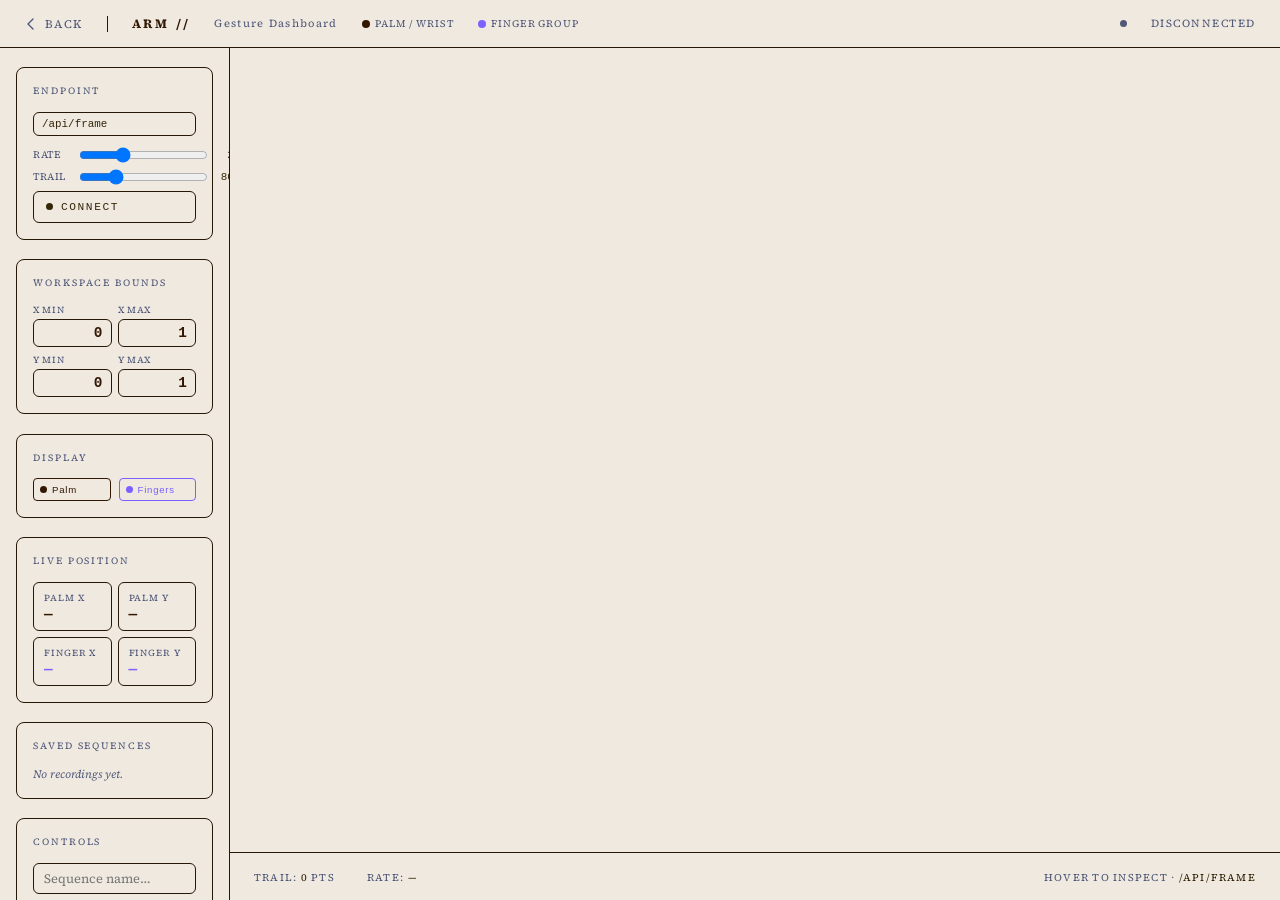
<file: dashboard.html>
<!DOCTYPE html>
<html lang="en">
<head>
<meta charset="UTF-8"/>
<meta name="viewport" content="width=device-width, initial-scale=1.0"/>
<title>ARM — Live Dashboard</title>
<link rel="preconnect" href="https://fonts.googleapis.com">
<link rel="preconnect" href="https://fonts.gstatic.com" crossorigin>
<link href="https://fonts.googleapis.com/css2?family=Gilda+Display&family=Source+Serif+4:ital,opsz,wght@0,8..60,200..900;1,8..60,200..900&display=swap" rel="stylesheet">
<link rel="stylesheet" href="dashboard.css"/>
</head>
<body>

<div id="topbar">
  <a href="index.html" class="back-btn">
    <svg width="14" height="14" viewBox="0 0 14 14" fill="none"><path d="M9 2L4 7l5 5" stroke="currentColor" stroke-width="1.4" stroke-linecap="round" stroke-linejoin="round"/></svg>
    Back
  </a>
  <span class="logo">ARM //</span>
  <span style="font-size:0.68rem;color:var(--muted);letter-spacing:0.12em;">Gesture Dashboard</span>
  <div class="legend-pill"><div class="legend-dot" style="background:var(--grpA)"></div>Palm / Wrist</div>
  <div class="legend-pill"><div class="legend-dot" style="background:var(--accent2)"></div>Finger Group</div>
  <div class="topbar-spacer"></div>
  <div class="status-dot" id="status-dot"></div>
  <span class="status-label" id="status-label">Disconnected</span>
</div>

<div id="main">
  <div id="sidebar">

    <!-- Connection -->
    <div class="sidebar-section">
      <div class="sidebar-label">Endpoint</div>
      <div class="endpoint-wrap">
        <input type="text" id="url-input" value="/api/frame" spellcheck="false"/>
      </div>
      <div class="range-row-inner">
        <label>Rate</label>
        <input type="range" id="hz-slider" min="1" max="60" step="1" value="20"/>
        <span id="hz-label">20 Hz</span>
      </div>
      <div class="range-row-inner">
        <label>Trail</label>
        <input type="range" id="trail-slider" min="5" max="300" step="5" value="80"/>
        <span id="trail-label">80 pts</span>
      </div>
      <button class="ctrl-btn" id="btn-connect" style="margin-top:6px;">
        <div class="btn-dot"></div>Connect
      </button>
    </div>

    <!-- Workspace bounds -->
    <div class="sidebar-section">
      <div class="sidebar-label">Workspace Bounds</div>
      <div class="bounds-grid">
        <div class="bounds-cell"><label>X min</label><input type="number" id="xmin" value="0" step="any"/></div>
        <div class="bounds-cell"><label>X max</label><input type="number" id="xmax" value="1" step="any"/></div>
        <div class="bounds-cell"><label>Y min</label><input type="number" id="ymin" value="0" step="any"/></div>
        <div class="bounds-cell"><label>Y max</label><input type="number" id="ymax" value="1" step="any"/></div>
      </div>
    </div>

    <!-- Display -->
    <div class="sidebar-section">
      <div class="sidebar-label">Display</div>
      <div class="toggle-row">
        <button class="toggle-btn on-grpA" id="toggle-grpA">
          <div class="legend-dot" style="background:var(--grpA);width:7px;height:7px;border-radius:50%;flex-shrink:0;"></div>Palm
        </button>
        <button class="toggle-btn on-grpB" id="toggle-grpB">
          <div class="legend-dot" style="background:var(--accent2);width:7px;height:7px;border-radius:50%;flex-shrink:0;"></div>Fingers
        </button>
      </div>
    </div>

    <!-- Stats -->
    <div class="sidebar-section">
      <div class="sidebar-label">Live Position</div>
      <div class="stat-grid">
        <div class="stat-cell"><div class="stat-cell-label">Palm X</div><div class="stat-cell-value" id="m-px">—</div></div>
        <div class="stat-cell"><div class="stat-cell-label">Palm Y</div><div class="stat-cell-value" id="m-py">—</div></div>
        <div class="stat-cell"><div class="stat-cell-label">Finger X</div><div class="stat-cell-value grpB" id="m-fx">—</div></div>
        <div class="stat-cell"><div class="stat-cell-label">Finger Y</div><div class="stat-cell-value grpB" id="m-fy">—</div></div>
      </div>
    </div>

    <!-- Sequences -->
    <div class="sidebar-section" style="flex:1;display:flex;flex-direction:column;">
      <div class="sidebar-label">Saved Sequences</div>
      <div class="seq-list" id="seq-list"><span class="no-seq">No recordings yet.</span></div>
    </div>

    <!-- Controls -->
    <div class="sidebar-section">
      <div class="sidebar-label">Controls</div>
      <div class="seq-name-wrap">
        <input type="text" id="seq-name" placeholder="Sequence name…" maxlength="32"/>
      </div>
      <button class="ctrl-btn" id="btn-record"><div class="btn-dot"></div>Start recording</button>
      <button class="ctrl-btn" id="btn-clear">
        <svg width="10" height="10" viewBox="0 0 10 10" fill="none"><path d="M2 2l6 6M8 2L2 8" stroke="currentColor" stroke-width="1.3" stroke-linecap="round"/></svg>
        Clear trail
      </button>
      <button class="ctrl-btn export" id="btn-export">
        <svg width="10" height="10" viewBox="0 0 10 10" fill="none"><path d="M5 1v6M2 5l3 3 3-3M1 9h8" stroke="currentColor" stroke-width="1.3" stroke-linecap="round" stroke-linejoin="round"/></svg>
        Export JSON
      </button>
    </div>

  </div>

  <div id="graph-area">
    <div id="canvas-wrap">
      <canvas id="main-canvas"></canvas>
      <div id="tooltip"><div class="tooltip-box">
        <div class="tooltip-time" id="tt-time"></div>
        <div class="tooltip-pos" id="tt-pos" style="color:var(--grpA)"></div>
        <div class="tooltip-pos" id="tt-fpos" style="color:var(--accent2)"></div>
      </div></div>
      <div id="rec-banner">
        <div style="width:7px;height:7px;border-radius:50%;background:var(--red);"></div>
        REC <span id="rec-time-banner">00:00</span>
      </div>
      <div id="play-banner">
        <svg width="9" height="10" viewBox="0 0 9 10" fill="var(--accent2)"><path d="M1 1l7 4-7 4V1z"/></svg>
        PLAYING <span id="play-seq-name"></span>
      </div>
    </div>
    <div id="bottom-bar">
      <div>Trail: <span id="b-trail">0</span> pts</div>
      <div>Rate: <span id="b-rate">—</span></div>
      <div id="rec-timer" style="display:none">● REC <span id="b-rec-time">00:00</span></div>
      <div style="margin-left:auto;color:var(--muted)">Hover to inspect · <span id="b-url">/api/frame</span></div>
    </div>
  </div>
</div>

<script>
// ═══════════════════════════════════════════════════════════════
//  HOW TO CONNECT YOUR PYTHON SERVER
//
//  Your Flask endpoint must return a JSON object with these keys:
//    { "px": <float>, "py": <float>, "fx": <float>, "fy": <float> }
//
//  px/py = palm or wrist position
//  fx/fy = finger group position
//  All values should be in the same coordinate space as your
//  Workspace Bounds (e.g. 0–1 normalised, or raw pixel coords).
//
//  Minimal Flask example:
//  ──────────────────────────────────────────────────────────────
//  from flask import Flask, jsonify
//  from flask_cors import CORS          # pip install flask-cors
//
//  app = Flask(__name__)
//  CORS(app)                            # required for browser access
//
//  @app.route('/frame')
//  def frame():
//      return jsonify({
//          "px": palm_x,   "py": palm_y,
//          "fx": finger_x, "fy": finger_y,
//      })
//
//  app.run(port=5000)
//  ──────────────────────────────────────────────────────────────
//  Then hit Connect in the dashboard. Set Workspace Bounds to
//  match the coordinate range your Python script outputs.
// ═══════════════════════════════════════════════════════════════

// ── STATE ──
let trail      = [];
let recData    = [];
let sequences  = [];
let polling    = false;
let recording  = false;
let playback   = null;
let pollTimer  = null;
let recInterval= null;
let recStart   = 0;
let showGrpA   = true;
let showGrpB   = true;
let hoverX     = null;
let hoverY     = null;

// fps tracking
let fpsCount = 0, fpsLast = performance.now(), currentFps = 0;
setInterval(() => {
  const dt = (performance.now() - fpsLast) / 1000;
  currentFps = Math.round(fpsCount / dt);
  fpsCount = 0;
  fpsLast = performance.now();
  document.getElementById('b-rate').textContent = polling ? currentFps + ' fps' : '—';
}, 1000);

// ── CANVAS ──
const canvas = document.getElementById('main-canvas');
const ctx    = canvas.getContext('2d');
const wrap   = document.getElementById('canvas-wrap');

let viewRect = { ox: 0, oy: 0, pw: 100, ph: 100 };
function resizeCanvas() {
  canvas.width  = wrap.clientWidth  * devicePixelRatio;
  canvas.height = wrap.clientHeight * devicePixelRatio;
  const dpr = devicePixelRatio;
  const maxW = canvas.width - (PAD.left + PAD.right) * dpr;
  const maxH = canvas.height - (PAD.top + PAD.bottom) * dpr;
  
  let ph = maxH;
  let pw = ph * (640/480);
  if (pw > maxW) {
    pw = maxW;
    ph = pw * (480/640);
  }
  viewRect = {
    ox: PAD.left * dpr + (maxW - pw) / 2,
    oy: PAD.top * dpr + (maxH - ph) / 2,
    pw: pw,
    ph: ph
  };
  drawScene();
}
new ResizeObserver(resizeCanvas).observe(wrap);
resizeCanvas();

// ── BOUNDS ──
function bounds() {
  return {
    x0: parseFloat(document.getElementById('xmin').value) || 0,
    x1: parseFloat(document.getElementById('xmax').value) || 1,
    y0: parseFloat(document.getElementById('ymin').value) || 0,
    y1: parseFloat(document.getElementById('ymax').value) || 1,
  };
}
['xmin','xmax','ymin','ymax'].forEach(id =>
  document.getElementById(id).addEventListener('change', drawScene)
);

// ── COORDINATE MAPPING ──
// Padded workspace rect sits inside the canvas.
// Y is flipped: y0 maps to the bottom edge, y1 to the top — so "up" in your
// coordinate space is "up" on screen.
const PAD = { top:40, right:32, bottom:40, left:32 };

function toCanvasX(v, b) {
  return viewRect.ox + ((v - b.x0) / (b.x1 - b.x0)) * viewRect.pw;
}
function toCanvasY(v, b) {
  // mapped with 0 at bottom edge of our specific 4:3 viewport boundary.
  return viewRect.oy + viewRect.ph - ((v - b.y0) / (b.y1 - b.y0)) * viewRect.ph;
}

// ── INGEST ──
function ingestFrame(raw) {
  const frame = {
    t:  raw.t  ?? (performance.now() / 1000),
    px: parseFloat(raw.px ?? raw.palm_x   ?? 0),
    py: parseFloat(raw.py ?? raw.palm_y   ?? 0),
    fx: parseFloat(raw.fx ?? raw.finger_x ?? 0),
    fy: parseFloat(raw.fy ?? raw.finger_y ?? 0),
  };
  const maxTrail = parseInt(document.getElementById('trail-slider').value);
  trail.push(frame);
  while (trail.length > maxTrail) trail.shift();   // drop oldest — this is the live rolling window

  if (recording) recData.push(frame);

  document.getElementById('m-px').textContent = frame.px.toFixed(3);
  document.getElementById('m-py').textContent = frame.py.toFixed(3);
  document.getElementById('m-fx').textContent = frame.fx.toFixed(3);
  document.getElementById('m-fy').textContent = frame.fy.toFixed(3);
  document.getElementById('b-trail').textContent = trail.length;
  fpsCount++;
}

// ── POLLING ──
async function poll() {
  if (!polling) return;
  const url = document.getElementById('url-input').value.trim();
  try {
    const res = await fetch(url, { cache: 'no-store' });
    if (!res.ok) throw new Error('HTTP ' + res.status);
    const data = await res.json();
    ingestFrame(data);
    setStatus('live', 'Live');
  } catch (e) {
    setStatus('error', e.message.slice(0, 32));
  }
  drawScene();
  const hz = parseInt(document.getElementById('hz-slider').value);
  pollTimer = setTimeout(poll, Math.round(1000 / hz));
}

function startPolling() {
  polling = true;
  document.getElementById('btn-connect').innerHTML = '<div class="btn-dot"></div>Disconnect';
  document.getElementById('url-input').disabled = true;
  const url = document.getElementById('url-input').value.trim();
  document.getElementById('b-url').textContent = url;
  setStatus('live', 'Connecting…');
  poll();
}

function stopPolling() {
  polling = false;
  clearTimeout(pollTimer);
  document.getElementById('btn-connect').innerHTML = '<div class="btn-dot"></div>Connect';
  document.getElementById('url-input').disabled = false;
  if (!recording) setStatus('', 'Disconnected');
}

function setStatus(type, text) {
  document.getElementById('status-dot').className = 'status-dot' + (type ? ' ' + type : '');
  document.getElementById('status-label').textContent = text;
}

document.getElementById('btn-connect').addEventListener('click', () => {
  polling ? stopPolling() : startPolling();
});

// ── SLIDERS ──
document.getElementById('hz-slider').addEventListener('input', e => {
  document.getElementById('hz-label').textContent = e.target.value + ' Hz';
});
document.getElementById('trail-slider').addEventListener('input', e => {
  document.getElementById('trail-label').textContent = e.target.value + ' pts';
  const max = parseInt(e.target.value);
  while (trail.length > max) trail.shift();
  drawScene();
});

// ── VISIBILITY ──
document.getElementById('toggle-grpA').addEventListener('click', e => {
  showGrpA = !showGrpA;
  e.currentTarget.className = 'toggle-btn' + (showGrpA ? ' on-grpA' : '');
  drawScene();
});
document.getElementById('toggle-grpB').addEventListener('click', e => {
  showGrpB = !showGrpB;
  e.currentTarget.className = 'toggle-btn' + (showGrpB ? ' on-grpB' : '');
  drawScene();
});

// ── RECORD ──
function fmtTime(sec) {
  return String(Math.floor(sec/60)).padStart(2,'0') + ':' + String(Math.floor(sec%60)).padStart(2,'0');
}

document.getElementById('btn-record').addEventListener('click', () => {
  recording = !recording;
  const btn = document.getElementById('btn-record');
  if (recording) {
    recStart = performance.now();
    recData  = [];
    btn.classList.add('active');
    btn.innerHTML = '<div class="btn-dot" style="background:var(--red)"></div>Stop recording';
    document.getElementById('rec-banner').classList.add('show');
    document.getElementById('rec-timer').style.display = '';
    setStatus('recording', 'Recording');
    recInterval = setInterval(() => {
      const s = fmtTime((performance.now() - recStart) / 1000);
      document.getElementById('rec-time-banner').textContent = s;
      document.getElementById('b-rec-time').textContent = s;
    }, 500);
  } else {
    btn.classList.remove('active');
    btn.innerHTML = '<div class="btn-dot"></div>Start recording';
    document.getElementById('rec-banner').classList.remove('show');
    document.getElementById('rec-timer').style.display = 'none';
    clearInterval(recInterval);
    setStatus(polling ? 'live' : '', polling ? 'Live' : 'Disconnected');
    if (recData.length) saveSequence(recData.slice());
    recData = [];
  }
});

// ── SEQUENCES ──
function saveSequence(frames) {
  const raw  = document.getElementById('seq-name').value.trim();
  const name = raw || ('Sequence ' + (sequences.length + 1));
  document.getElementById('seq-name').value = '';
  sequences.push({ name, frames });
  renderSeqList();
}

function renderSeqList() {
  const list = document.getElementById('seq-list');
  list.innerHTML = '';
  if (!sequences.length) { list.innerHTML = '<span class="no-seq">No recordings yet.</span>'; return; }
  sequences.forEach((seq, i) => {
    const item = document.createElement('div');
    item.className = 'seq-item';
    item.innerHTML = `<div><div class="seq-item-name">${seq.name}</div><div class="seq-item-meta">${seq.frames.length} frames</div></div><button class="seq-play-btn" data-idx="${i}">&#9654; Play</button>`;
    item.querySelector('.seq-play-btn').addEventListener('click', e => { e.stopPropagation(); startPlayback(i); });
    list.appendChild(item);
  });
}

// ── PLAYBACK ──
function startPlayback(idx) {
  if (playback) stopPlayback();
  const seq = sequences[idx];
  if (!seq.frames.length) return;
  const offset = performance.now()/1000 - seq.frames[0].t;
  const remapped = seq.frames.map(f => ({ ...f, t: f.t + offset }));
  let fi = 0;
  const timer = setInterval(() => {
    if (fi >= remapped.length) { stopPlayback(); return; }
    ingestFrame(remapped[fi++]);
    drawScene();
  }, 20);
  playback = { seq, timer };
  document.getElementById('play-banner').classList.add('show');
  document.getElementById('play-seq-name').textContent = seq.name;
  setStatus('live', 'Playing');
  document.querySelectorAll('.seq-item').forEach((el, i) => {
    el.classList.toggle('active', i === idx);
    const btn = el.querySelector('.seq-play-btn');
    btn.classList.toggle('playing', i === idx);
    if (i === idx) btn.textContent = '■ Stop';
  });
}

function stopPlayback() {
  if (!playback) return;
  clearInterval(playback.timer);
  playback = null;
  document.getElementById('play-banner').classList.remove('show');
  setStatus(polling ? 'live' : '', polling ? 'Live' : 'Disconnected');
  document.querySelectorAll('.seq-item').forEach(el => {
    el.classList.remove('active');
    const btn = el.querySelector('.seq-play-btn');
    btn.classList.remove('playing');
    btn.textContent = '▶ Play';
  });
}

// ── CLEAR ──
document.getElementById('btn-clear').addEventListener('click', () => {
  trail = [];
  if (recording) recData = [];
  stopPlayback();
  drawScene();
});

// ── EXPORT ──
document.getElementById('btn-export').addEventListener('click', () => {
  const src = recording && recData.length ? recData : trail;
  if (!src.length) { alert('No data to export.'); return; }
  const blob = new Blob([JSON.stringify(src, null, 2)], { type: 'application/json' });
  const url  = URL.createObjectURL(blob);
  const a    = document.createElement('a');
  a.href = url;
  a.download = 'gesture_' + new Date().toISOString().slice(0,19).replace(/:/g,'-') + '.json';
  a.click();
  URL.revokeObjectURL(url);
});

// ── HOVER ──
canvas.addEventListener('mousemove', e => {
  const rect = canvas.getBoundingClientRect();
  hoverX = e.clientX - rect.left;
  hoverY = e.clientY - rect.top;
  const tip = document.getElementById('tooltip');
  tip.style.display = 'block';
  let tx = hoverX + 18, ty = hoverY - 8;
  if (tx + 190 > rect.width) tx = hoverX - 200;
  if (ty < 0) ty = 4;
  tip.style.left = tx + 'px';
  tip.style.top  = ty + 'px';
  drawScene();
});
canvas.addEventListener('mouseleave', () => {
  hoverX = null;
  document.getElementById('tooltip').style.display = 'none';
  drawScene();
});

// ── DRAW ──
function drawScene() {
  const W   = canvas.width;
  const H   = canvas.height;
  const dpr = devicePixelRatio;
  const b   = bounds();
  const ox  = viewRect.ox;
  const oy  = viewRect.oy;
  const pw  = viewRect.pw;
  const ph  = viewRect.ph;

  ctx.clearRect(0, 0, W, H);
  ctx.fillStyle = '#efe9e0';
  ctx.fillRect(0, 0, W, H);

  // workspace fill
  ctx.fillStyle = 'rgba(50,23,3,0.03)';
  ctx.fillRect(ox, oy, pw, ph);

  // grid
  ctx.strokeStyle = '#3d2707e3';
  ctx.lineWidth   = 0.5;
  ctx.globalAlpha = 0.15;
  for (let i = 1; i < 4; i++) {
    ctx.beginPath(); ctx.moveTo(ox + pw*i/4, oy); ctx.lineTo(ox + pw*i/4, oy+ph); ctx.stroke();
    ctx.beginPath(); ctx.moveTo(ox, oy + ph*i/4); ctx.lineTo(ox+pw, oy + ph*i/4); ctx.stroke();
  }
  ctx.globalAlpha = 1;

  // workspace border
  ctx.strokeStyle = '#3d2707e3';
  ctx.lineWidth   = 1.5;
  ctx.strokeRect(ox, oy, pw, ph);

  // corner coordinate labels
  ctx.font      = `${10*dpr}px 'Courier New'`;
  ctx.fillStyle = 'rgba(61,39,7,0.55)';
  [
    { v:[b.x0,b.y0], ax:ox,    ay:oy+ph, align:'left',  dy: 14 },
    { v:[b.x1,b.y0], ax:ox+pw, ay:oy+ph, align:'right', dy: 14 },
    { v:[b.x0,b.y1], ax:ox,    ay:oy,    align:'left',  dy: -5 },
    { v:[b.x1,b.y1], ax:ox+pw, ay:oy,    align:'right', dy: -5 },
  ].forEach(({ v, ax, ay, align, dy }) => {
    ctx.textAlign = align;
    ctx.fillText('('+v[0].toFixed(2)+', '+v[1].toFixed(2)+')', ax + (align==='left'?5:-5)*dpr, ay + dy*dpr);
  });

  // axis nudge labels
  ctx.fillStyle = 'rgba(61,39,7,0.3)';
  ctx.font      = `${9*dpr}px 'Courier New'`;
  ctx.textAlign = 'center';
  ctx.fillText('X \u2192', ox + pw/2, oy + ph + 26*dpr);
  ctx.save();
  ctx.translate(10*dpr, oy + ph/2);
  ctx.rotate(-Math.PI/2);
  ctx.fillText('Y \u2192', 0, 0);
  ctx.restore();

  if (!trail.length) return;

  const cx = v => toCanvasX(v, b);
  const cy = v => toCanvasY(v, b);

  // clip traces to workspace rect
  ctx.save();
  ctx.beginPath();
  ctx.rect(ox, oy, pw, ph);
  ctx.clip();

  // draw a fading trace — each segment gets more opaque toward the head
  function drawTrace(color, xFn, yFn) {
    if (trail.length < 2) return;
    const n = trail.length;
    for (let i = 1; i < n; i++) {
      const age   = i / (n - 1);
      ctx.beginPath();
      ctx.moveTo(cx(xFn(trail[i-1])), cy(yFn(trail[i-1])));
      ctx.lineTo(cx(xFn(trail[i])),   cy(yFn(trail[i])));
      ctx.strokeStyle = color;
      ctx.globalAlpha = 0.1 + 0.9 * age;
      ctx.lineWidth   = 1.8 * dpr;
      ctx.lineJoin    = 'round';
      ctx.stroke();
    }
    ctx.globalAlpha = 1;
  }

  if (showGrpA) drawTrace('#321703', f => f.px, f => f.py);
  if (showGrpB) drawTrace('#7b61ff', f => f.fx, f => f.fy);

  // live head dots
  const last = trail[trail.length - 1];
  function liveDot(xv, yv, color, label) {
    const x = cx(xv), y = cy(yv);
    ctx.beginPath();
    ctx.arc(x, y, 5*dpr, 0, Math.PI*2);
    ctx.fillStyle   = color;
    ctx.shadowColor = color;
    ctx.shadowBlur  = 8*dpr;
    ctx.fill();
    ctx.shadowBlur  = 0;
    ctx.beginPath();
    ctx.arc(x, y, 5*dpr, 0, Math.PI*2);
    ctx.strokeStyle = 'rgba(239,233,224,0.75)';
    ctx.lineWidth   = 1.5*dpr;
    ctx.stroke();
    // coordinate label — flip side near edges
    const flipX = x > ox + pw * 0.72;
    const flipY = y < oy + 20*dpr;
    ctx.font      = `${10*dpr}px 'Courier New'`;
    ctx.fillStyle = color;
    ctx.globalAlpha = 0.9;
    ctx.textAlign = flipX ? 'right' : 'left';
    ctx.fillText(label, x + (flipX ? -9 : 9)*dpr, y + (flipY ? 18 : -9)*dpr);
    ctx.globalAlpha = 1;
  }

  if (showGrpA && last) liveDot(last.px, last.py, '#321703',
    'P('+last.px.toFixed(3)+', '+last.py.toFixed(3)+')');
  if (showGrpB && last) liveDot(last.fx, last.fy, '#7b61ff',
    'F('+last.fx.toFixed(3)+', '+last.fy.toFixed(3)+')');

  ctx.restore();

  // hover crosshair
  if (hoverX !== null && trail.length) {
    const hxPx = hoverX * dpr, hyPx = hoverY * dpr;
    if (hxPx >= ox && hxPx <= ox+pw && hyPx >= oy && hyPx <= oy+ph) {
      // find nearest trail point by 2D distance to palm position
      let nearest = null, minD = Infinity;
      for (const f of trail) {
        const dx = cx(f.px) - hxPx, dy = cy(f.py) - hyPx;
        const d  = dx*dx + dy*dy;
        if (d < minD) { minD = d; nearest = f; }
      }
      if (nearest) {
        const nx = cx(nearest.px), ny = cy(nearest.py);
        ctx.save();
        ctx.strokeStyle = 'rgba(61,39,7,0.22)';
        ctx.lineWidth   = 1;
        ctx.setLineDash([4*dpr, 4*dpr]);
        ctx.beginPath(); ctx.moveTo(nx, oy);   ctx.lineTo(nx, oy+ph); ctx.stroke();
        ctx.beginPath(); ctx.moveTo(ox, ny);   ctx.lineTo(ox+pw, ny); ctx.stroke();
        ctx.restore();
        const elapsed = (nearest.t - (trail[0]?.t || 0)).toFixed(2);
        document.getElementById('tt-time').textContent  = 't = '+elapsed+' s';
        document.getElementById('tt-pos').textContent   = 'Palm   '+nearest.px.toFixed(3)+', '+nearest.py.toFixed(3);
        document.getElementById('tt-fpos').textContent  = 'Finger '+nearest.fx.toFixed(3)+', '+nearest.fy.toFixed(3);
      }
    }
  }
}

drawScene();
</script>
</body>
</html>
</file>
<file: dashboard.css>
*{margin:0;padding:0;box-sizing:border-box;}
:root{
  --bg:#efe9e0;--panel:#efe9e0;--panel2:#efe9e0;
  --border:#251804;--accent:#321703;--accent2:#7b61ff;
  --red:#ff4f6a;--text:#352608;--muted:#505878;--faint:#efe9e0;
  --grpA:#321703;--grpB:#7b61ff;
}
body{background:var(--bg);color:var(--text);font-family:'Source Serif 4',serif;height:100vh;display:grid;grid-template-rows:48px 1fr;overflow:hidden;}

/* TOPBAR */
#topbar{background:var(--panel);border-bottom:1px solid var(--border);display:flex;align-items:center;padding:0 1.5rem;gap:1.5rem;z-index:10;}
.back-btn{display:flex;align-items:center;gap:7px;color:var(--muted);text-decoration:none;font-size:0.72rem;letter-spacing:0.12em;text-transform:uppercase;transition:color 0.15s;border-right:1px solid var(--border);padding-right:1.5rem;}
.back-btn:hover{color:var(--accent);}
.logo{font-size:0.8rem;letter-spacing:0.22em;color:var(--accent);font-weight:700;text-transform:uppercase;}
.topbar-spacer{flex:1;}
.legend-pill{display:flex;align-items:center;gap:5px;font-size:0.62rem;letter-spacing:0.1em;text-transform:uppercase;color:var(--muted);}
.legend-dot{width:8px;height:8px;border-radius:50%;}
.status-dot{width:7px;height:7px;border-radius:50%;background:var(--muted);transition:background 0.3s;}
.status-dot.live{background:var(--accent);box-shadow:0 0 8px rgba(255,21,0,0.8);animation:pulse 1.8s ease-in-out infinite;}
.status-dot.recording{background:var(--red);box-shadow:0 0 8px rgba(255,79,106,0.8);animation:pulse 1.8s ease-in-out infinite;}
.status-dot.error{background:var(--red);animation:none;box-shadow:none;}
@keyframes pulse{0%,100%{opacity:1;}50%{opacity:0.3;}}
.status-label{font-size:0.68rem;letter-spacing:0.14em;text-transform:uppercase;color:var(--muted);}

/* LAYOUT */
#main{display:grid;grid-template-columns:230px 1fr;overflow:hidden;}

/* SIDEBAR */
#sidebar{background:var(--panel);border-right:1px solid var(--border);display:flex;flex-direction:column;padding:1.2rem 1rem;gap:1.2rem;overflow-y:auto;}
.sidebar-section{border:1px solid var(--border);border-radius:8px;padding:1rem;background:var(--faint);}
.sidebar-label{font-size:0.6rem;letter-spacing:0.2em;text-transform:uppercase;color:var(--muted);margin-bottom:0.9rem;}

.endpoint-wrap{display:flex;gap:6px;margin-bottom:0.7rem;}
.endpoint-wrap input{flex:1;background:var(--panel2);border:1px solid var(--border);color:var(--text);font-family:'Courier New',monospace;font-size:0.68rem;padding:5px 8px;border-radius:6px;outline:none;min-width:0;}
.endpoint-wrap input:focus{border-color:var(--accent);}

.range-row-inner{display:flex;align-items:center;gap:8px;margin-bottom:6px;}
.range-row-inner:last-of-type{margin-bottom:0;}
.range-row-inner label{font-size:0.62rem;color:var(--muted);min-width:38px;letter-spacing:0.06em;text-transform:uppercase;}
.range-row-inner input[type=range]{flex:1;}
.range-row-inner span{font-size:0.68rem;color:var(--text);font-family:'Courier New',monospace;min-width:44px;text-align:right;}

.bounds-grid{display:grid;grid-template-columns:1fr 1fr;gap:6px;}
.bounds-cell label{font-size:0.58rem;color:var(--muted);letter-spacing:0.08em;text-transform:uppercase;display:block;margin-bottom:3px;}
.bounds-cell input[type=number]{width:100%;background:var(--panel2);border:1px solid var(--border);color:var(--accent);font-family:'Courier New',monospace;font-size:0.9rem;font-weight:700;text-align:right;padding:5px 8px;border-radius:6px;outline:none;-moz-appearance:textfield;}
.bounds-cell input[type=number]::-webkit-inner-spin-button,.bounds-cell input[type=number]::-webkit-outer-spin-button{-webkit-appearance:none;}
.bounds-cell input[type=number]:focus{border-color:var(--accent);}

.toggle-row{display:flex;gap:8px;}
.toggle-btn{flex:1;background:transparent;border:1px solid var(--border);border-radius:4px;padding:5px 6px;font-size:0.6rem;letter-spacing:0.08em;cursor:pointer;transition:all 0.15s;color:var(--muted);display:flex;align-items:center;gap:5px;}
.toggle-btn.on-grpA{border-color:var(--grpA);color:var(--grpA);}
.toggle-btn.on-grpB{border-color:var(--accent2);color:var(--accent2);}

.stat-grid{display:grid;grid-template-columns:1fr 1fr;gap:6px;}
.stat-cell{background:var(--panel2);border:1px solid var(--border);border-radius:6px;padding:8px 10px;}
.stat-cell-label{font-size:0.58rem;color:var(--muted);letter-spacing:0.1em;text-transform:uppercase;}
.stat-cell-value{font-size:0.9rem;font-weight:700;color:var(--accent);margin-top:2px;font-family:'Courier New',monospace;}
.stat-cell-value.grpB{color:var(--accent2);}

.seq-list{display:flex;flex-direction:column;gap:6px;}
.seq-item{background:var(--panel2);border:1px solid var(--border);border-radius:6px;padding:8px 10px;cursor:pointer;transition:border-color 0.15s;display:flex;align-items:center;justify-content:space-between;}
.seq-item:hover{border-color:var(--accent);}
.seq-item.active{border-color:var(--accent);background:rgba(50,23,3,0.07);}
.seq-item-name{font-size:0.75rem;font-weight:600;color:var(--text);}
.seq-item-meta{font-size:0.6rem;color:var(--muted);margin-top:2px;}
.seq-play-btn{background:transparent;border:1px solid var(--border);color:var(--muted);border-radius:4px;padding:3px 8px;font-size:0.6rem;letter-spacing:0.1em;cursor:pointer;transition:all 0.15s;}
.seq-play-btn:hover{border-color:var(--accent2);color:var(--accent2);}
.seq-play-btn.playing{border-color:var(--red);color:var(--red);}
.no-seq{font-size:0.7rem;color:var(--muted);font-style:italic;}

.ctrl-btn{width:100%;background:transparent;border:1px solid var(--border);color:var(--text);font-family:'Courier New',monospace;font-size:0.7rem;letter-spacing:0.14em;text-transform:uppercase;padding:9px 12px;border-radius:6px;cursor:pointer;display:flex;align-items:center;gap:8px;transition:all 0.15s;margin-bottom:6px;}
.ctrl-btn:last-child{margin-bottom:0;}
.ctrl-btn:hover{border-color:var(--accent);color:var(--accent);background:var(--faint);}
.ctrl-btn.active{border-color:var(--red);color:var(--red);background:rgba(255,79,106,0.06);}
.ctrl-btn.export:hover{border-color:var(--accent2);color:var(--accent2);background:rgba(123,97,255,0.06);}
.btn-dot{width:7px;height:7px;border-radius:50%;background:currentColor;flex-shrink:0;}

.seq-name-wrap{margin-bottom:8px;}
.seq-name-wrap input{width:100%;background:var(--panel2);border:1px solid var(--border);color:var(--text);font-family:'Source Serif 4',serif;font-size:0.8rem;padding:6px 10px;border-radius:6px;outline:none;}
.seq-name-wrap input:focus{border-color:var(--accent);}

/* GRAPH */
#graph-area{display:grid;grid-template-rows:1fr 48px;overflow:hidden;position:relative;}
#canvas-wrap{position:relative;overflow:hidden;}
#main-canvas{position:absolute;inset:0;width:100%;height:100%;cursor:crosshair;}

#tooltip{position:absolute;pointer-events:none;display:none;z-index:20;}
.tooltip-box{background:var(--panel);border:1px solid var(--accent);border-radius:6px;padding:8px 12px;font-size:0.72rem;letter-spacing:0.08em;white-space:nowrap;}
.tooltip-time{color:var(--muted);font-size:0.65rem;}
.tooltip-pos{font-size:0.9rem;font-weight:700;margin-top:2px;font-family:'Courier New',monospace;}

#bottom-bar{background:var(--panel);border-top:1px solid var(--border);display:flex;align-items:center;padding:0 1.5rem;gap:2rem;font-size:0.65rem;letter-spacing:0.12em;color:var(--muted);text-transform:uppercase;}
#bottom-bar span{color:var(--text);}
#rec-timer{color:var(--red);}

#rec-banner{position:absolute;top:12px;right:12px;background:var(--bg);border:1px solid var(--red);color:var(--red);font-size:0.65rem;letter-spacing:0.18em;text-transform:uppercase;padding:5px 14px;border-radius:4px;display:none;align-items:center;gap:8px;z-index:15;animation:recPulse 1s ease-in-out infinite;}
#rec-banner.show{display:flex;}
@keyframes recPulse{0%,100%{opacity:1;}50%{opacity:0.5;}}
#play-banner{position:absolute;top:12px;left:12px;background:var(--bg);border:1px solid var(--accent2);color:var(--accent2);font-size:0.65rem;letter-spacing:0.18em;text-transform:uppercase;padding:5px 14px;border-radius:4px;display:none;align-items:center;gap:8px;z-index:15;}
#play-banner.show{display:flex;}
</file>
